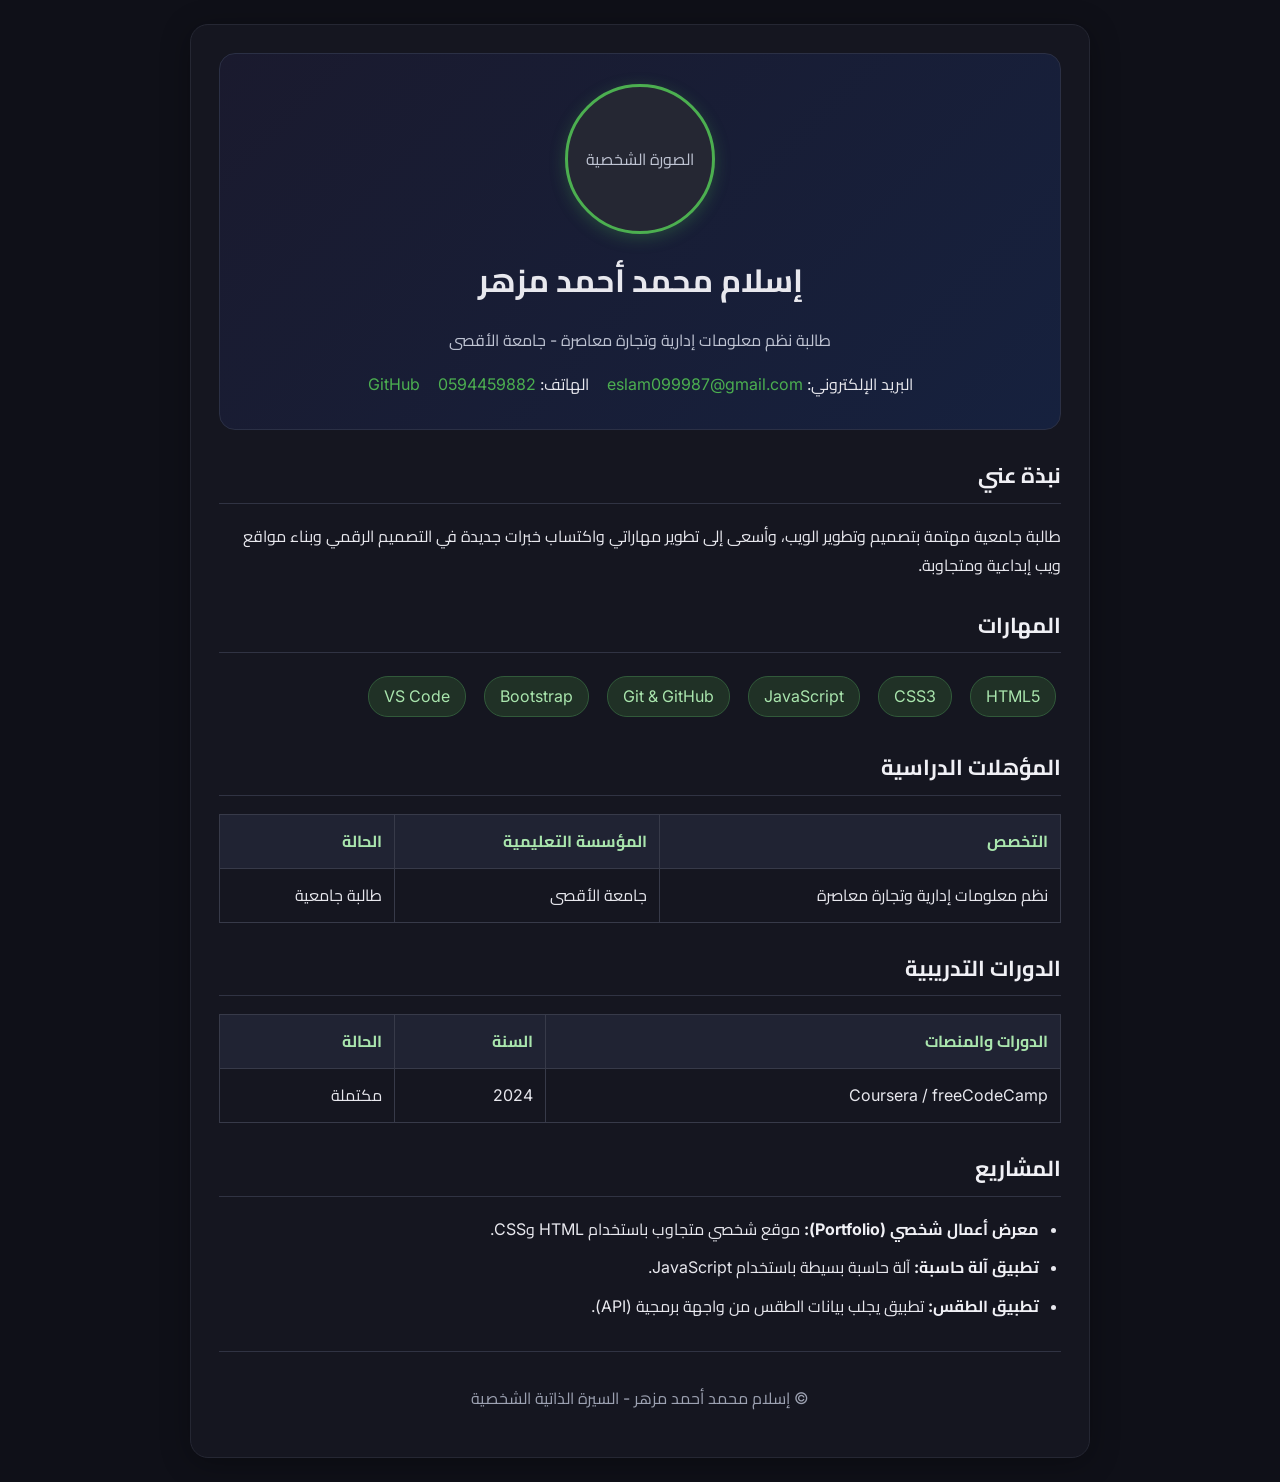
<file: index.html>
<!DOCTYPE html>
<html lang="ar" dir="rtl">
<head>
    <meta charset="UTF-8">
    <meta name="viewport" content="width=device-width, initial-scale=1.0">
    <title>السيرة الذاتية - إسلام محمد أحمد مزهر</title>

    <style>
        /* TODO 1: تنسيق الصفحة والخط */
        @import url('https://fonts.googleapis.com/css2?family=Inter:wght@400;500;600;700&family=Cairo:wght@400;500;600;700&display=swap');

        * {
            box-sizing: border-box;
        }

        body {
            font-family: 'Inter', 'Cairo', sans-serif;
            background-color: #0f1018;
            color: #e8e8ee;
            line-height: 1.8;
            margin: 0;
            padding: 24px 16px;
        }

        /* TODO 6: ظل الحاوية */
        .cv-container {
            max-width: 900px;
            margin: 0 auto;
            padding: 28px;
            background-color: #151620;
            border: 1px solid #252733;
            border-radius: 18px;
            box-shadow: 0 5px 30px rgba(0, 0, 0, 0.3);
        }

        /* TODO 2: رأس الصفحة بخلفية متدرجة */
        .cv-header {
            text-align: center;
            padding: 30px 20px;
            margin-bottom: 26px;
            background: linear-gradient(135deg, #1a1a2e, #16213e);
            border: 1px solid #2b3045;
            border-radius: 16px;
        }

        h1 {
            margin: 8px 0;
            font-size: 2rem;
        }

        .subtitle {
            color: #bfc4d3;
        }

        /* TODO 7: الصورة الشخصية */
        .profile-photo {
            width: 150px;
            height: 150px;
            object-fit: cover;
            border-radius: 50%;
            border: 3px solid #4caf50;
            box-shadow: 0 4px 16px rgba(76, 175, 80, 0.28);
            display: block;
            margin: 0 auto 18px;
        }

        .photo-placeholder {
            width: 150px;
            height: 150px;
            border-radius: 50%;
            border: 3px solid #4caf50;
            box-shadow: 0 4px 16px rgba(76, 175, 80, 0.28);
            background-color: #252733;
            color: #bfc4d3;
            display: flex;
            align-items: center;
            justify-content: center;
            margin: 0 auto 18px;
        }

        .contact-info {
            display: flex;
            flex-wrap: wrap;
            justify-content: center;
            gap: 8px 18px;
            overflow-wrap: anywhere;
        }

        section {
            margin: 26px 0;
        }

        h2 {
            color: #f0f0f5;
            font-size: 1.35rem;
            border-bottom: 1px solid #303343;
            padding-bottom: 8px;
        }

        /* TODO 5: تنسيق الروابط */
        a {
            color: #4caf50;
            text-decoration: none;
            transition: color 0.2s ease;
        }

        a:hover {
            color: #8be28e;
            text-decoration: underline;
        }

        /* TODO 3: تنسيق المهارات */
        .skills-list {
            list-style: none;
            padding: 0;
            display: flex;
            flex-wrap: wrap;
            gap: 8px;
        }

        .skills-list li {
            display: inline-block;
            margin: 5px;
            padding: 5px 15px;
            border-radius: 20px;
            background-color: #203126;
            border: 1px solid #315a3a;
            color: #a9e5ad;
        }

        /* TODO 4: تنسيق جدول المؤهلات */
        .education-table {
            width: 100%;
            border-collapse: collapse;
            margin-top: 12px;
            text-align: right;
        }

        .education-table th,
        .education-table td {
            border: 1px solid #373a49;
            padding: 12px;
        }

        .education-table th {
            background-color: #202333;
            color: #a9e5ad;
        }

        .education-table tr:nth-child(even) {
            background-color: #1b1d29;
        }

        .education-table tr:nth-child(odd) {
            background-color: #151620;
        }

        .project-list {
            padding-right: 22px;
        }

        .project-list li {
            margin: 10px 0;
        }

        .project-title {
            color: #f0f0f5;
            font-weight: bold;
        }

        footer {
            margin-top: 30px;
            padding-top: 16px;
            border-top: 1px solid #303343;
            text-align: center;
            color: #9da2b2;
        }

        @media (max-width: 600px) {
            body {
                padding: 12px 8px;
            }

            .cv-container {
                padding: 16px;
            }

            .cv-header {
                padding: 24px 12px;
            }

            .education-table th,
            .education-table td {
                padding: 8px;
                font-size: 0.85rem;
            }

            .contact-info {
                flex-direction: column;
                align-items: center;
            }
        }
    </style>
</head>

<body>
    <main class="cv-container">

        <header class="cv-header">
            <!-- أضيفي صورتك لاحقًا باسم profile.jpg -->
            <div class="photo-placeholder">الصورة الشخصية</div>

            <!-- عند إضافة الصورة، استبدلي العنصر السابق بالسطر التالي:
            <img class="profile-photo" src="profile.jpg"
                 alt="الصورة الشخصية لإسلام محمد أحمد مزهر">
            -->

            <h1>إسلام محمد أحمد مزهر</h1>

            <p class="subtitle">
                طالبة نظم معلومات إدارية وتجارة معاصرة - جامعة الأقصى
            </p>

            <div class="contact-info">
                <span>
                    البريد الإلكتروني:
                    <a href="mailto:eslam099987@gmail.com">
                        eslam099987@gmail.com
                    </a>
                </span>

                <span>
                    الهاتف:
                    <a href="tel:0594459882">0594459882</a>
                </span>

                <span>
                    <a href="https://github.com/eslam099987-web/my--cv"
                       target="_blank" rel="noopener noreferrer">
                        GitHub
                    </a>
                </span>
            </div>
        </header>

        <section id="about">
            <h2>نبذة عني</h2>
            <p>
                طالبة جامعية مهتمة بتصميم وتطوير الويب، وأسعى إلى تطوير
                مهاراتي واكتساب خبرات جديدة في التصميم الرقمي وبناء مواقع
                ويب إبداعية ومتجاوبة.
            </p>
        </section>

        <section id="skills">
            <h2>المهارات</h2>
            <ul class="skills-list">
                <li>HTML5</li>
                <li>CSS3</li>
                <li>JavaScript</li>
                <li>Git &amp; GitHub</li>
                <li>Bootstrap</li>
                <li>VS Code</li>
            </ul>
        </section>

        <section id="education">
            <h2>المؤهلات الدراسية</h2>
            <table class="education-table">
                <thead>
                    <tr>
                        <th>التخصص</th>
                        <th>المؤسسة التعليمية</th>
                        <th>الحالة</th>
                    </tr>
                </thead>
                <tbody>
                    <tr>
                        <td>نظم معلومات إدارية وتجارة معاصرة</td>
                        <td>جامعة الأقصى</td>
                        <td>طالبة جامعية</td>
                    </tr>
                </tbody>
            </table>
        </section>

        <section id="courses">
            <h2>الدورات التدريبية</h2>
            <table class="education-table">
                <thead>
                    <tr>
                        <th>الدورات والمنصات</th>
                        <th>السنة</th>
                        <th>الحالة</th>
                    </tr>
                </thead>
                <tbody>
                    <tr>
                        <td>Coursera / freeCodeCamp</td>
                        <td>2024</td>
                        <td>مكتملة</td>
                    </tr>
                </tbody>
            </table>
        </section>

        <section id="projects">
            <h2>المشاريع</h2>
            <ul class="project-list">
                <li>
                    <span class="project-title">
                        معرض أعمال شخصي (Portfolio):
                    </span>
                    موقع شخصي متجاوب باستخدام HTML وCSS.
                </li>

                <li>
                    <span class="project-title">تطبيق آلة حاسبة:</span>
                    آلة حاسبة بسيطة باستخدام JavaScript.
                </li>

                <li>
                    <span class="project-title">تطبيق الطقس:</span>
                    تطبيق يجلب بيانات الطقس من واجهة برمجية (API).
                </li>
            </ul>
        </section>

        <footer>
            <p>© إسلام محمد أحمد مزهر - السيرة الذاتية الشخصية</p>
        </footer>

    </main>
</body>
</html>
</file>
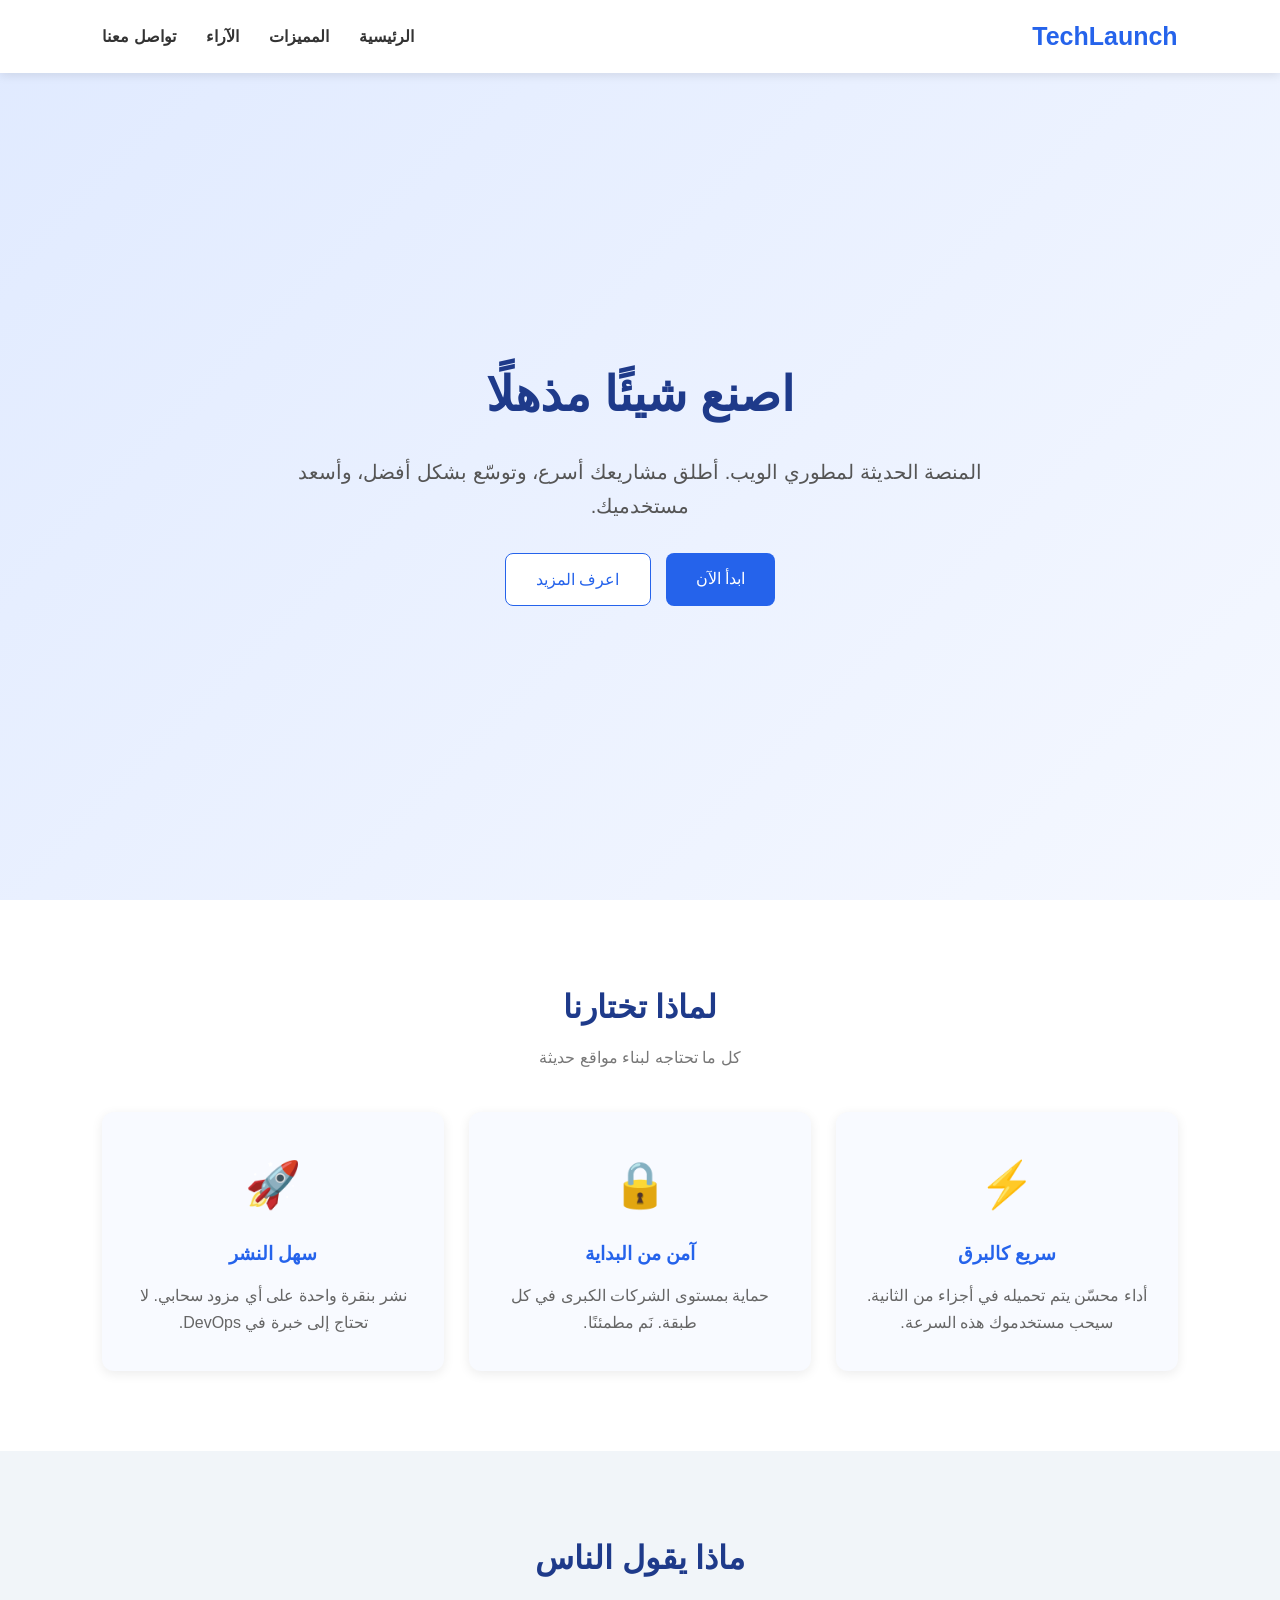
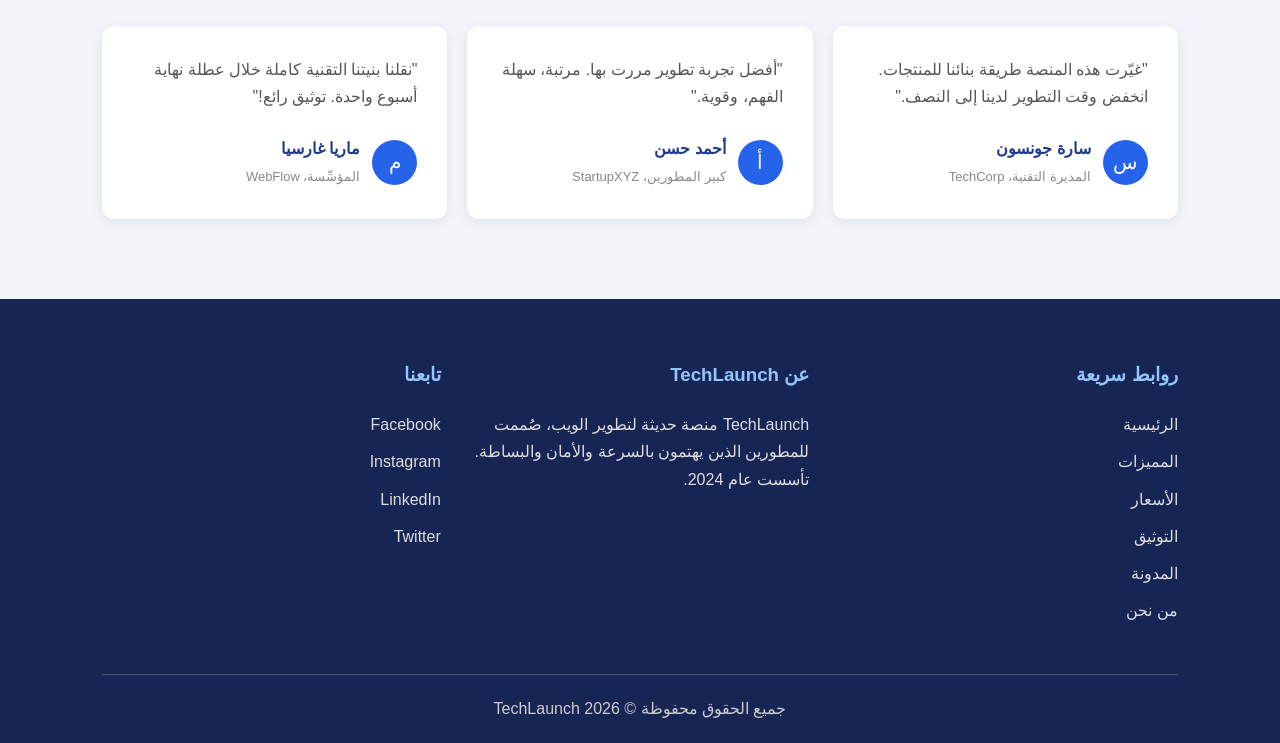
<file: Techlaunch/index.html>
<!DOCTYPE html>
<html lang="ar" dir="rtl">
<head>
    <meta charset="UTF-8">
    <meta name="viewport" content="width=device-width, initial-scale=1.0">
    <title>TechLaunch - Landing Page</title>

    <link rel="stylesheet" href="landing.css">
</head>
<body>

    <!-- Navbar -->
    <nav class="navbar">
        <div class="logo">TechLaunch</div>

        <div class="nav-links">
            <a href="#home">الرئيسية</a>
            <a href="#features">المميزات</a>
            <a href="#testimonials">الآراء</a>
            <a href="#contact">تواصل معنا</a>
        </div>
    </nav>

    <!-- Hero Section -->
    <section class="hero" id="home">
        <div class="hero-content">
            <h1>اصنع شيئًا مذهلًا</h1>

            <p>
                المنصة الحديثة لمطوري الويب.
                أطلق مشاريعك أسرع، وتوسّع بشكل أفضل،
                وأسعد مستخدميك.
            </p>

            <div class="hero-buttons">
                <a href="#features" class="btn">ابدأ الآن</a>
                <a href="#testimonials" class="btn btn-secondary">اعرف المزيد</a>
            </div>
        </div>
    </section>

    <!-- Features Section -->
    <section class="features" id="features">

        <h2>لماذا تختارنا</h2>
        <p class="section-description">
            كل ما تحتاجه لبناء مواقع حديثة
        </p>

        <div class="features-container">

            <div class="feature-card">
                <div class="icon">⚡</div>
                <h3>سريع كالبرق</h3>
                <p>
                    أداء محسّن يتم تحميله في أجزاء من الثانية.
                    سيحب مستخدموك هذه السرعة.
                </p>
            </div>

            <div class="feature-card">
                <div class="icon">🔒</div>
                <h3>آمن من البداية</h3>
                <p>
                    حماية بمستوى الشركات الكبرى في كل طبقة.
                    نَم مطمئنًا.
                </p>
            </div>

            <div class="feature-card">
                <div class="icon">🚀</div>
                <h3>سهل النشر</h3>
                <p>
                    نشر بنقرة واحدة على أي مزود سحابي.
                    لا تحتاج إلى خبرة في DevOps.
                </p>
            </div>

        </div>
    </section>

    <!-- Testimonials Section -->
    <section class="testimonials" id="testimonials">

        <h2>ماذا يقول الناس</h2>

        <div class="testimonials-container">

            <div class="testimonial-card">
                <p>
                    "غيّرت هذه المنصة طريقة بنائنا للمنتجات.
                    انخفض وقت التطوير لدينا إلى النصف."
                </p>

                <div class="customer">
                    <div class="avatar">س</div>
                    <div>
                        <h4>سارة جونسون</h4>
                        <span>المديرة التقنية، TechCorp</span>
                    </div>
                </div>
            </div>

            <div class="testimonial-card">
                <p>
                    "أفضل تجربة تطوير مررت بها.
                    مرتبة، سهلة الفهم، وقوية."
                </p>

                <div class="customer">
                    <div class="avatar">أ</div>
                    <div>
                        <h4>أحمد حسن</h4>
                        <span>كبير المطورين، StartupXYZ</span>
                    </div>
                </div>
            </div>

            <div class="testimonial-card">
                <p>
                    "نقلنا بنيتنا التقنية كاملة خلال عطلة
                    نهاية أسبوع واحدة. توثيق رائع!"
                </p>

                <div class="customer">
                    <div class="avatar">م</div>
                    <div>
                        <h4>ماريا غارسيا</h4>
                        <span>المؤسِّسة، WebFlow</span>
                    </div>
                </div>
            </div>

        </div>
    </section>

    <!-- Footer -->
    <footer class="footer" id="contact">

        <div class="footer-container">

            <div class="footer-column">
                <h3>روابط سريعة</h3>
                <a href="#home">الرئيسية</a>
                <a href="#features">المميزات</a>
                <a href="#">الأسعار</a>
                <a href="#">التوثيق</a>
                <a href="#">المدونة</a>
                <a href="#">من نحن</a>
            </div>

            <div class="footer-column">
                <h3>عن TechLaunch</h3>
                <p>
                    TechLaunch منصة حديثة لتطوير الويب،
                    صُممت للمطورين الذين يهتمون بالسرعة
                    والأمان والبساطة.
                    تأسست عام 2024.
                </p>
            </div>

            <div class="footer-column">
                <h3>تابعنا</h3>
                <a href="#">Facebook</a>
                <a href="#">Instagram</a>
                <a href="#">LinkedIn</a>
                <a href="#">Twitter</a>
            </div>

        </div>

        <div class="copyright">
            جميع الحقوق محفوظة © 2026 TechLaunch
        </div>

    </footer>

</body>
</html>
</file>
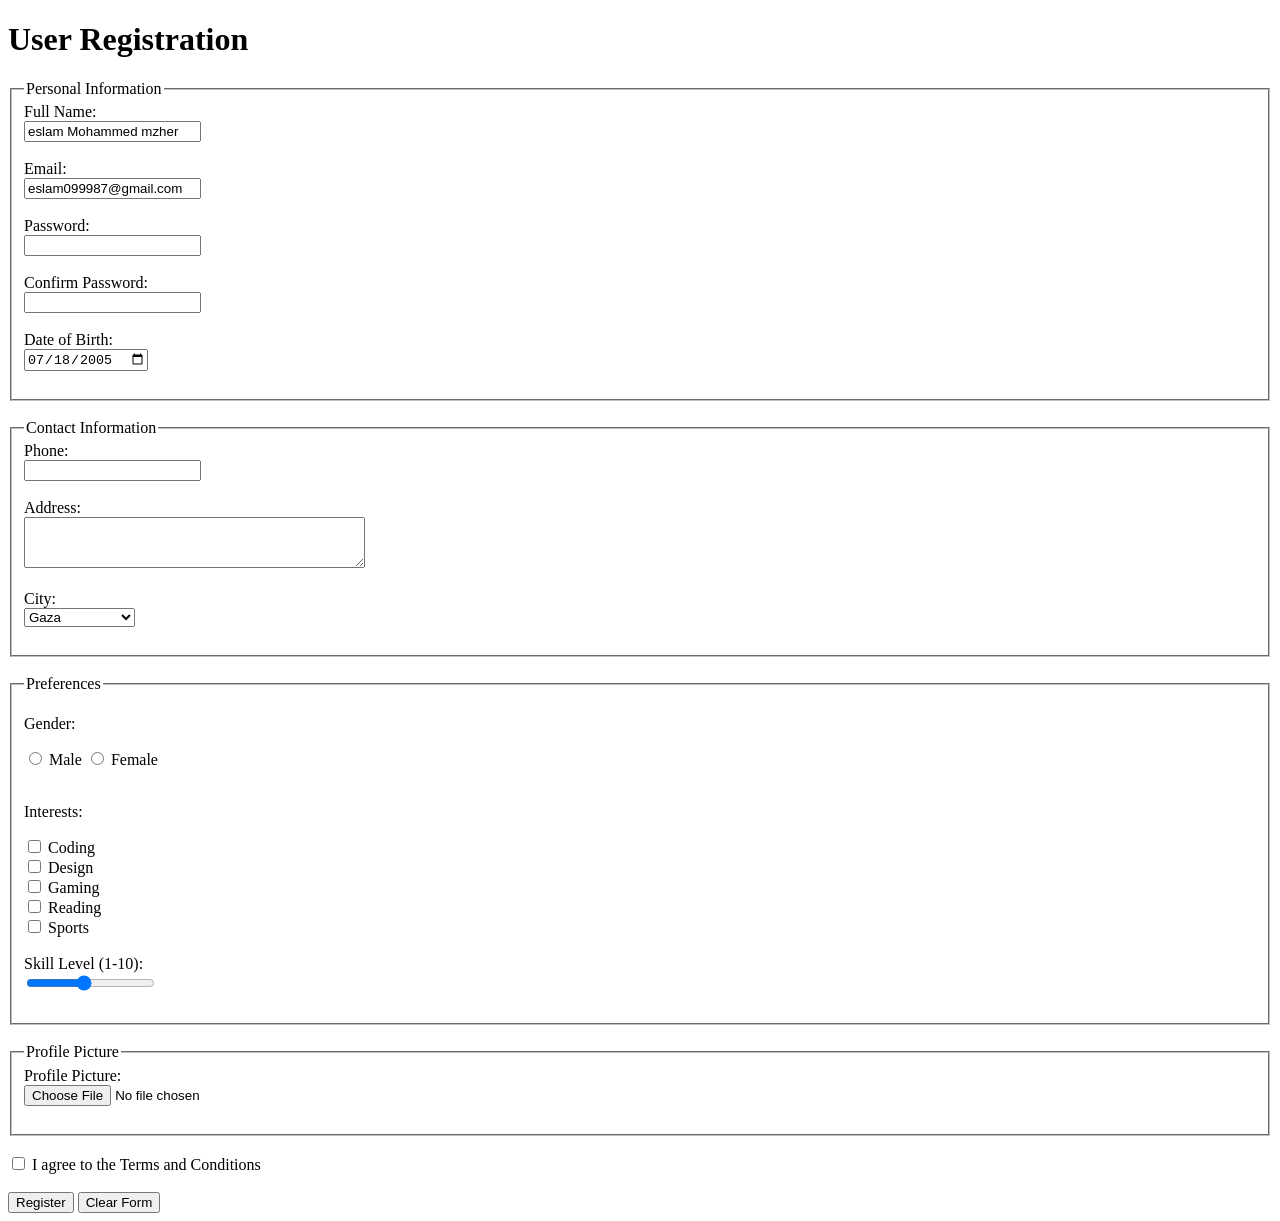
<file: registion-form.html>
<!DOCTYPE html>
<html lang="en">
<head>
    <meta charset="UTF-8">
    <meta name="viewport" content="width=device-width, initial-scale=1.0">
    <title>Registration Form</title>
</head>
<body>

    <h1>User Registration</h1>

    <form action="/register" method="POST" enctype="multipart/form-data">

        <!-- TODO 1: Personal Information -->
        <fieldset>
            <legend>Personal Information</legend>

            <label for="fullname">Full Name:</label><br>
            <input type="text" id="fullname" name="fullname"
                   value="eslam Mohammed mzher"
                   required minlength="3">
            <br><br>

            <label for="email">Email:</label><br>
            <input type="email" id="email" name="email"
                   value="eslam099987@gmail.com" required>
            <br><br>

            <label for="password">Password:</label><br>
            <input type="password" id="password" name="password"
                   required minlength="8">
            <br><br>

            <label for="confirm-password">Confirm Password:</label><br>
            <input type="password" id="confirm-password"
                   name="confirm-password"
                   required minlength="8">
            <br><br>

            <label for="dob">Date of Birth:</label><br>
            <input type="date" id="dob" name="dob"
                   value="2005-07-18" required>
            <br><br>
        </fieldset>

        <br>

        <!-- TODO 2: Contact Information -->
        <fieldset>
            <legend>Contact Information</legend>

            <label for="phone">Phone:</label><br>
            <input type="tel" id="phone" name="phone"
                   pattern="[0-9]{3}-[0-9]{3}-[0-9]{4}"
                   title="Format: 059-123-4567">
            <br><br>

            <label for="address">Address:</label><br>
            <textarea id="address" name="address"
                      rows="3" cols="40"></textarea>
            <br><br>

            <label for="city">City:</label><br>
            <select id="city" name="city">
                <option value="">-- Select City --</option>
                <option value="Gaza" selected>Gaza</option>
                <option value="Khan Younis">Khan Younis</option>
                <option value="Rafah">Rafah</option>
                <option value="Deir al-Balah">Deir al-Balah</option>
                <option value="Jabalia">Jabalia</option>
            </select>
            <br><br>
        </fieldset>

        <br>

        <!-- TODO 3: Preferences -->
        <fieldset>
            <legend>Preferences</legend>

            <p>Gender:</p>

            <input type="radio" id="male"
                   name="gender" value="male">
            <label for="male">Male</label>

            <input type="radio" id="female"
                   name="gender" value="female">
            <label for="female">Female</label>

            <br><br>

            <p>Interests:</p>

            <input type="checkbox" id="coding"
                   name="interests" value="Coding">
            <label for="coding">Coding</label>
            <br>

            <input type="checkbox" id="design"
                   name="interests" value="Design">
            <label for="design">Design</label>
            <br>

            <input type="checkbox" id="gaming"
                   name="interests" value="Gaming">
            <label for="gaming">Gaming</label>
            <br>

            <input type="checkbox" id="reading"
                   name="interests" value="Reading">
            <label for="reading">Reading</label>
            <br>

            <input type="checkbox" id="sports"
                   name="interests" value="Sports">
            <label for="sports">Sports</label>

            <br><br>

            <label for="skill">Skill Level (1-10):</label><br>
            <input type="range" id="skill" name="skill"
                   min="1" max="10" value="5">
            <br><br>
        </fieldset>

        <br>

        <!-- TODO 4: Profile Picture -->
        <fieldset>
            <legend>Profile Picture</legend>

            <label for="photo">Profile Picture:</label><br>
            <input type="file" id="photo" name="photo"
                   accept="image/*">
            <br><br>
        </fieldset>

        <br>

        <!-- TODO 5: Terms and Buttons -->
        <input type="checkbox" id="terms"
               name="terms" value="accepted" required>
        <label for="terms">
            I agree to the Terms and Conditions
        </label>

        <br><br>

        <button type="submit">Register</button>
        <button type="reset">Clear Form</button>

    </form>

</body>
</html>
</file>
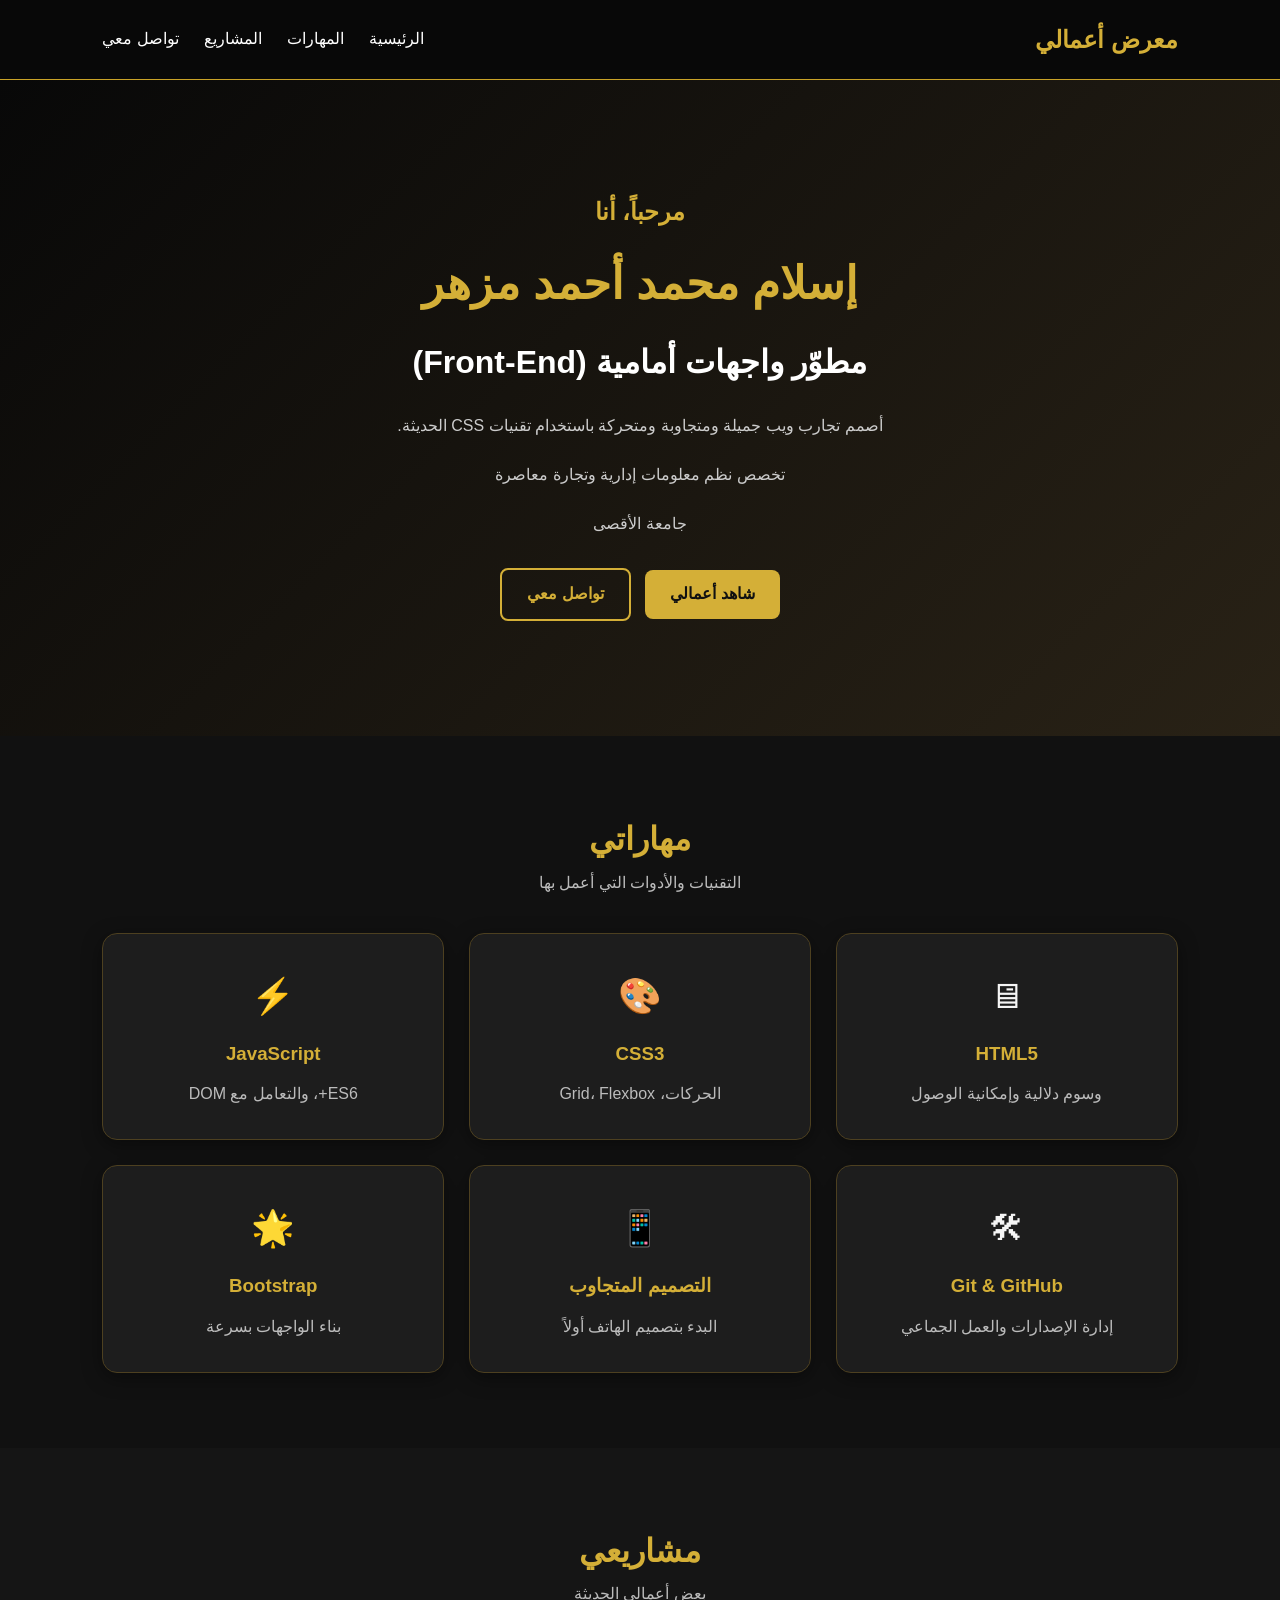
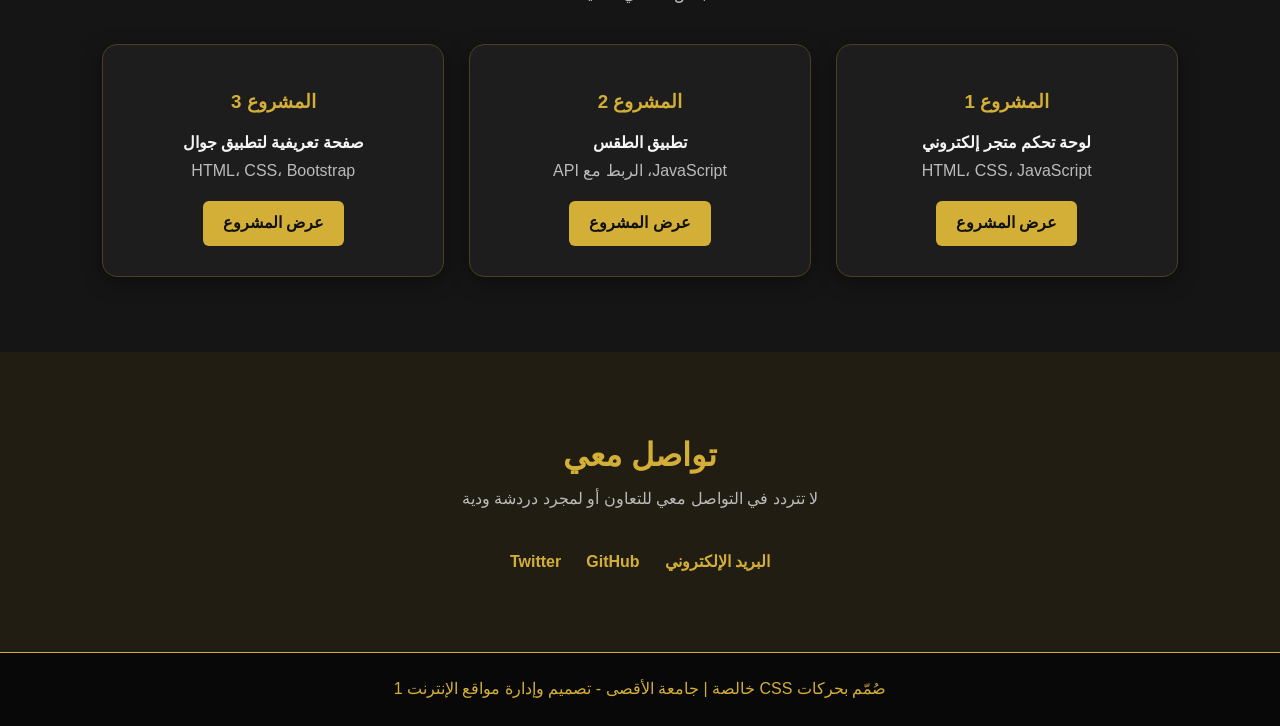
<file: my-portfoli/‏‏index.html>
<!DOCTYPE html>
<html lang="ar" dir="rtl">
<head>
    <meta charset="UTF-8">
    <meta name="viewport" content="width=device-width, initial-scale=1.0">
    <title>معرض أعمالي</title>
    <link rel="stylesheet" href="style.css">
</head>
<body>

<header>
    <nav class="navbar">
        <h2>معرض أعمالي</h2>
        <ul>
            <li><a href="#home">الرئيسية</a></li>
            <li><a href="#skills">المهارات</a></li>
            <li><a href="#projects">المشاريع</a></li>
            <li><a href="#contact">تواصل معي</a></li>
        </ul>
    </nav>
</header>

<section class="hero" id="home">
    <h3>مرحباً، أنا</h3>
    <h1>إسلام محمد أحمد مزهر</h1>
    <h2>مطوّر واجهات أمامية (Front-End)</h2>

    <p>
        أصمم تجارب ويب جميلة ومتجاوبة ومتحركة
        باستخدام تقنيات CSS الحديثة.
    </p>

    <p>تخصص نظم معلومات إدارية وتجارة معاصرة</p>
    <p>جامعة الأقصى</p>

    <div class="buttons">
        <a href="#projects" class="btn">شاهد أعمالي</a>
        <a href="#contact" class="btn secondary">تواصل معي</a>
    </div>
</section>

<section class="skills-section" id="skills">
    <h2>مهاراتي</h2>
    <p>التقنيات والأدوات التي أعمل بها</p>

    <div class="cards">

        <div class="card">
            <span>🖥</span>
            <h3>HTML5</h3>
            <p>وسوم دلالية وإمكانية الوصول</p>
        </div>

        <div class="card">
            <span>🎨</span>
            <h3>CSS3</h3>
            <p>الحركات، Grid، Flexbox</p>
        </div>

        <div class="card">
            <span>⚡</span>
            <h3>JavaScript</h3>
            <p>ES6+، والتعامل مع DOM</p>
        </div>

        <div class="card">
            <span>🛠</span>
            <h3>Git & GitHub</h3>
            <p>إدارة الإصدارات والعمل الجماعي</p>
        </div>

        <div class="card">
            <span>📱</span>
            <h3>التصميم المتجاوب</h3>
            <p>البدء بتصميم الهاتف أولاً</p>
        </div>

        <div class="card">
            <span>🌟</span>
            <h3>Bootstrap</h3>
            <p>بناء الواجهات بسرعة</p>
        </div>

    </div>
</section>

<section class="projects-section" id="projects">
    <h2>مشاريعي</h2>
    <p>بعض أعمالي الحديثة</p>

    <div class="cards">

        <div class="project-card">
            <h3>المشروع 1</h3>
            <h4>لوحة تحكم متجر إلكتروني</h4>
            <p>HTML، CSS، JavaScript</p>
            <a href="#">عرض المشروع</a>
        </div>

        <div class="project-card">
            <h3>المشروع 2</h3>
            <h4>تطبيق الطقس</h4>
            <p>JavaScript، الربط مع API</p>
            <a href="#">عرض المشروع</a>
        </div>

        <div class="project-card">
            <h3>المشروع 3</h3>
            <h4>صفحة تعريفية لتطبيق جوال</h4>
            <p>HTML، CSS، Bootstrap</p>
            <a href="#">عرض المشروع</a>
        </div>

    </div>
</section>

<section class="contact-section" id="contact">
    <h2>تواصل معي</h2>

    <p>
        لا تتردد في التواصل معي للتعاون
        أو لمجرد دردشة ودية
    </p>

    <div class="social-links">
        <a href="mailto:eslam099987@gmail.com">البريد الإلكتروني</a>

        <a href="https://github.com/eslam099987-web/my--cv" target="_blank">
            GitHub
        </a>

        <a href="https://x.com/esla_mzr_18" target="_blank">
            Twitter
        </a>
    </div>
</section>

<footer>
    <p>
        صُمّم بحركات CSS خالصة |
        جامعة الأقصى - تصميم وإدارة مواقع الإنترنت 1
    </p>
</footer>

</body>
</html>
</file>
<file: Techlaunch/landing.css>
/* General Styles */
* {
    margin: 0;
    padding: 0;
    box-sizing: border-box;
    scroll-behavior: smooth;
}

body {
    font-family: Arial, sans-serif;
    direction: rtl;
    color: #222;
    line-height: 1.7;
}

/* TODO 1: Navbar using Flexbox */
.navbar {
    display: flex;
    justify-content: space-between;
    align-items: center;
    position: fixed;
    top: 0;
    width: 100%;
    padding: 15px 8%;
    background-color: #ffffff;
    box-shadow: 0 2px 10px rgba(0, 0, 0, 0.1);
    z-index: 1000;
}

.logo {
    font-size: 25px;
    font-weight: bold;
    color: #2563eb;
}

.nav-links {
    display: flex;
    gap: 30px;
}

.nav-links a {
    text-decoration: none;
    color: #333;
    font-weight: bold;
}

.nav-links a:hover {
    color: #2563eb;
}

/* TODO 2: Hero Section using Flexbox */
.hero {
    display: flex;
    justify-content: center;
    align-items: center;
    min-height: 100vh;
    text-align: center;
    padding: 100px 20px 40px;
    background: linear-gradient(135deg, #e0eaff, #f5f8ff);
}

.hero-content {
    max-width: 750px;
}

.hero h1 {
    font-size: 48px;
    color: #1e3a8a;
    margin-bottom: 20px;
}

.hero p {
    font-size: 20px;
    color: #555;
    margin-bottom: 30px;
}

.hero-buttons {
    display: flex;
    justify-content: center;
    gap: 15px;
}

.btn {
    display: inline-block;
    padding: 12px 30px;
    background-color: #2563eb;
    color: white;
    text-decoration: none;
    border-radius: 8px;
}

.btn:hover {
    background-color: #1d4ed8;
}

.btn-secondary {
    background-color: white;
    color: #2563eb;
    border: 1px solid #2563eb;
}

/* TODO 3: Features using CSS Grid */
.features {
    padding: 80px 8%;
    text-align: center;
}

.features h2,
.testimonials h2 {
    font-size: 32px;
    color: #1e3a8a;
}

.section-description {
    color: #777;
    margin: 10px 0 40px;
}

.features-container {
    display: grid;
    grid-template-columns: repeat(3, 1fr);
    gap: 25px;
}

.feature-card {
    background-color: #f8faff;
    padding: 35px 25px;
    border-radius: 12px;
    box-shadow: 0 3px 12px rgba(0, 0, 0, 0.08);
}

.icon {
    font-size: 45px;
    margin-bottom: 15px;
}

.feature-card h3 {
    color: #2563eb;
    margin-bottom: 12px;
}

.feature-card p {
    color: #666;
}

/* TODO 4: Testimonials using Flexbox */
.testimonials {
    padding: 80px 8%;
    background-color: #f1f5f9;
    text-align: center;
}

.testimonials-container {
    display: flex;
    gap: 20px;
    flex-wrap: wrap;
    justify-content: center;
    margin-top: 40px;
}

.testimonial-card {
    flex: 1 1 280px;
    max-width: 350px;
    background-color: white;
    padding: 30px;
    border-radius: 12px;
    text-align: right;
    box-shadow: 0 3px 12px rgba(0, 0, 0, 0.08);
}

.testimonial-card > p {
    color: #555;
    margin-bottom: 25px;
}

.customer {
    display: flex;
    align-items: center;
    gap: 12px;
}

.avatar {
    width: 45px;
    height: 45px;
    background-color: #2563eb;
    color: white;
    border-radius: 50%;
    display: flex;
    justify-content: center;
    align-items: center;
    font-size: 20px;
}

.customer h4 {
    color: #1e3a8a;
}

.customer span {
    color: #888;
    font-size: 13px;
}

/* TODO 5: Footer using CSS Grid */
.footer {
    background-color: #172554;
    color: white;
    padding: 60px 8% 20px;
}

.footer-container {
    display: grid;
    grid-template-columns: repeat(3, 1fr);
    gap: 30px;
}

.footer-column h3 {
    margin-bottom: 20px;
    color: #93c5fd;
}

.footer-column a {
    display: block;
    color: #ddd;
    text-decoration: none;
    margin-bottom: 10px;
}

.footer-column a:hover {
    color: #93c5fd;
}

.footer-column p {
    color: #ddd;
}

.copyright {
    text-align: center;
    border-top: 1px solid #475569;
    margin-top: 40px;
    padding-top: 20px;
    color: #ccc;
}

/* Responsive Design */
@media (max-width: 768px) {

    .navbar {
        padding: 15px 4%;
        flex-direction: column;
        gap: 12px;
    }

    .nav-links {
        gap: 12px;
        flex-wrap: wrap;
        justify-content: center;
    }

    .hero h1 {
        font-size: 34px;
    }

    .features-container {
        grid-template-columns: 1fr;
    }

    .footer-container {
        grid-template-columns: 1fr;
    }

    .hero-buttons {
        flex-wrap: wrap;
    }
}
</file>
<file: my-portfoli/style.css>
/* الإعدادات العامة */
* {
    margin: 0;
    padding: 0;
    box-sizing: border-box;
    scroll-behavior: smooth;
}

body {
    font-family: Arial, sans-serif;
    background-color: #111111;
    color: #f5f5f5;
    line-height: 1.8;
}

/* شريط التنقل */
header {
    background-color: #080808;
    padding: 18px 8%;
    border-bottom: 1px solid #c9a227;
}

.navbar {
    display: flex;
    justify-content: space-between;
    align-items: center;
}

.navbar h2 {
    color: #d4af37;
}

.navbar ul {
    display: flex;
    list-style: none;
    gap: 25px;
}

.navbar a {
    color: white;
    text-decoration: none;
    transition: 0.3s;
}

.navbar a:hover {
    color: #d4af37;
}

/* القسم الرئيسي */
.hero {
    text-align: center;
    padding: 110px 20px;
    background: linear-gradient(135deg, #080808, #292216);
    animation: fadeInUp 0.8s ease-out both;
}

.hero h3 {
    color: #d4af37;
    font-size: 24px;
}

.hero h1 {
    font-size: 45px;
    color: #d4af37;
    margin: 10px 0;
}

.hero h2 {
    margin: 10px 0;
    color: white;
}

.hero p {
    margin: 20px auto;
    max-width: 650px;
    color: #cccccc;
}

/* الأزرار */
.buttons {
    margin-top: 25px;
}

.btn {
    display: inline-block;
    padding: 10px 25px;
    margin: 5px;
    background-color: #d4af37;
    color: #111111;
    text-decoration: none;
    border-radius: 8px;
    transition: 0.3s;
    font-weight: bold;
}

.btn:hover {
    transform: translateY(-5px);
    background-color: white;
}

.secondary {
    background-color: transparent;
    border: 2px solid #d4af37;
    color: #d4af37;
}

/* الأقسام */
section {
    padding: 75px 8%;
    text-align: center;
}

section h2 {
    color: #d4af37;
    font-size: 32px;
}

section > p {
    color: #bbbbbb;
    margin-bottom: 35px;
}

/* المهارات والمشاريع */
.cards {
    display: grid;
    grid-template-columns: repeat(3, 1fr);
    gap: 25px;
    margin-top: 30px;
}

/* بطاقات المهارات */
.card,
.project-card {
    background-color: #1d1d1d;
    padding: 30px 20px;
    border-radius: 15px;
    border: 1px solid #4d4020;
    box-shadow: 0 5px 20px rgba(0,0,0,0.4);
    transition: 0.4s;
}

.card:hover,
.project-card:hover {
    transform: translateY(-10px);
    border-color: #d4af37;
    box-shadow: 0 10px 25px rgba(212,175,55,0.2);
}

.card span {
    font-size: 35px;
}

.card h3,
.project-card h3 {
    color: #d4af37;
    margin: 10px 0;
}

.card p,
.project-card p {
    color: #bbbbbb;
}

/* حركة قسم المهارات */
.skills-section {
    animation: fadeInUp 0.8s ease-out 0.2s both;
}

/* حركة قسم المشاريع */
.projects-section {
    background-color: #151515;
    animation: fadeInUp 0.8s ease-out 0.4s both;
}

/* روابط المشاريع */
.project-card a {
    display: inline-block;
    margin-top: 15px;
    padding: 8px 20px;
    background-color: #d4af37;
    color: #111111;
    text-decoration: none;
    border-radius: 6px;
    transition: 0.3s;
    font-weight: bold;
}

.project-card a:hover {
    background-color: white;
}

/* التواصل */
.contact-section {
    background-color: #211d13;
    animation: fadeInUp 0.8s ease-out 0.6s both;
}

.social-links {
    display: flex;
    justify-content: center;
    flex-wrap: wrap;
    gap: 25px;
    margin-top: 25px;
}

.social-links a {
    color: #d4af37;
    text-decoration: none;
    font-weight: bold;
    transition: 0.3s;
}

.social-links a:hover {
    color: white;
}

/* التذييل */
footer {
    background-color: #080808;
    color: #d4af37;
    text-align: center;
    padding: 22px;
    border-top: 1px solid #d4af37;
}

/* حركة FadeInUp */
@keyframes fadeInUp {

    from {
        opacity: 0;
        transform: translateY(40px);
    }

    to {
        opacity: 1;
        transform: translateY(0);
    }

}

/* التصميم المتجاوب */
@media (max-width: 768px) {

    .navbar {
        flex-direction: column;
        gap: 15px;
    }

    .navbar ul {
        flex-wrap: wrap;
        justify-content: center;
        gap: 15px;
    }

    .cards {
        grid-template-columns: 1fr;
    }

    .hero h1 {
        font-size: 30px;
    }

    section {
        padding: 50px 5%;
    }

}
</file>
